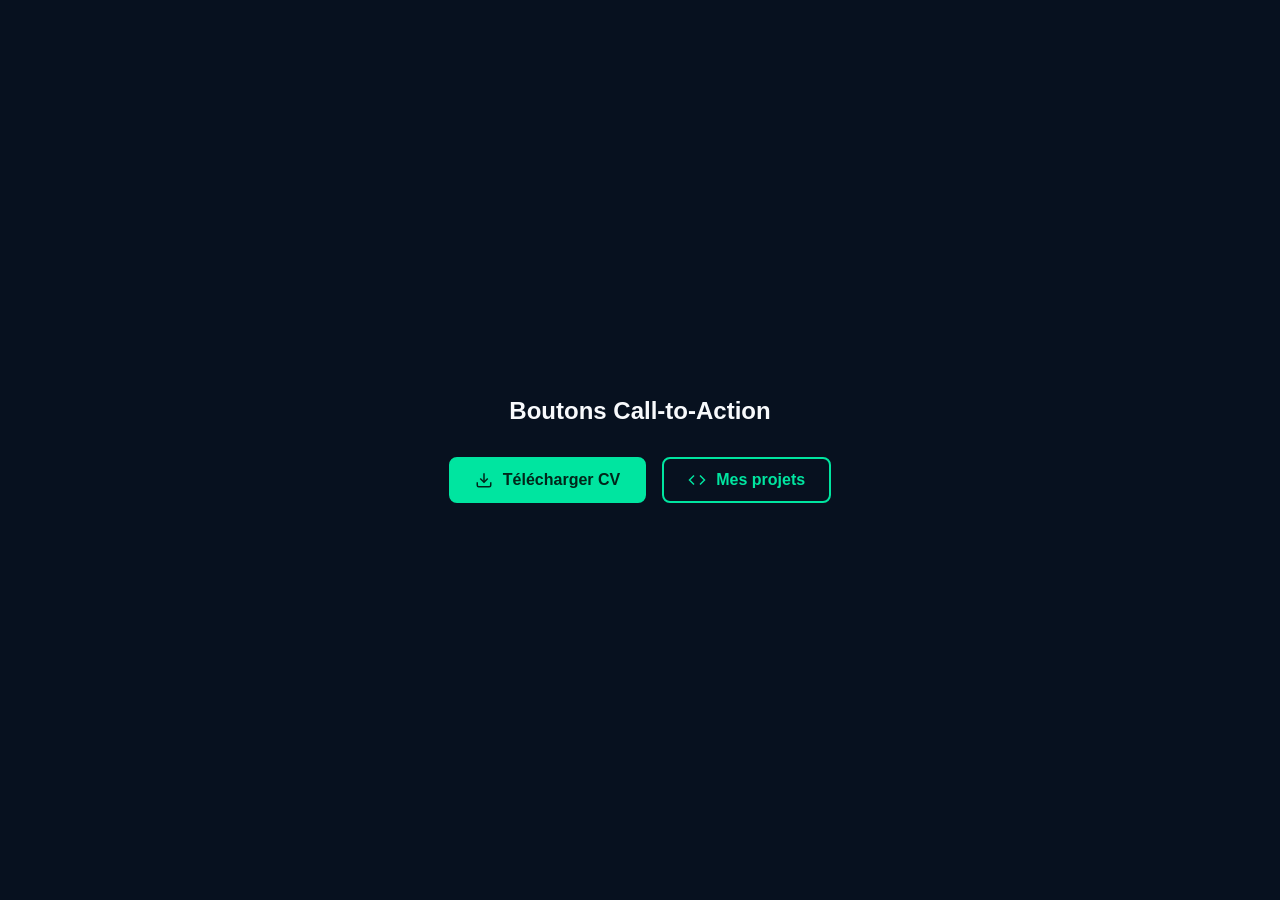
<file: button-demo.html>
<!DOCTYPE html>
<html lang="fr">
<head>
  <meta charset="UTF-8">
  <meta name="viewport" content="width=device-width, initial-scale=1.0">
  <title>Démo Boutons | Portfolio</title>
  <style>
    :root {
      --bg: #07111f;
      --accent: #00e5a0;
      --accent-dark: #00261a;
      --text-light: #f8fafc;
      --radius: 8px;
      --transition: 0.3s ease; 
      --glow: rgba(0, 229, 160, 0.3);
    }

    * {
      box-sizing: border-box;
      margin: 0;
      padding: 0;
    }

    body {
      min-height: 100vh;
      font-family: 'Inter', sans-serif; 
      background: var(--bg);
      color: var(--text-light);
      display: flex;
      align-items: center;
      justify-content: center;
      padding: 2rem;
    }

    .screen {
      text-align: center;
      max-width: 600px;
      width: 100%;
    }

    .screen h1 {
      margin-bottom: 2rem;
      font-size: 1.5rem;
    }

    .button-row {
      display: flex;
      gap: 1rem;
      flex-wrap: wrap;
      justify-content: center;
    }

    .cta-button {
      display: inline-flex;
      align-items: center;
      gap: 10px;
      padding: 12px 24px;
      border-radius: var(--radius);
      font-size: 1rem;
      font-weight: bold;
      text-decoration: none;
      cursor: pointer;
      transition: all var(--transition);
    }

    .cta-button svg {
      width: 18px;
      height: 18px;
      stroke-width: 2;
      stroke: currentColor;
      fill: none;
    }

    .btn-primary {
      background: var(--accent);
      color: var(--accent-dark);
      border: 2px solid var(--accent);
    }

    .btn-primary:hover {
      transform: translateY(-3px);
      box-shadow: 0 8px 20px var(--glow);
    }

    .btn-outline {
      background: transparent;
      color: var(--accent);
      border: 2px solid var(--accent);
    }

    .btn-outline:hover {
      background: var(--accent);
      color: var(--accent-dark);
      transform: translateY(-3px);
      box-shadow: 0 8px 20px var(--glow);
    }
  </style>
</head>
<body>

  <!-- boutons demo -->
  <div class="screen">
    <h1>Boutons Call-to-Action</h1>
    <div class="button-row">
      
      <a href="#" class="cta-button btn-primary">
        <svg viewBox="0 0 24 24">
          <path d="M21 15v4a2 2 0 0 1-2 2H5a2 2 0 0 1-2-2v-4" />
          <polyline points="7 10 12 15 17 10" />
          <line x1="12" y1="15" x2="12" y2="3" />
        </svg>
        Télécharger CV
      </a>

      <a href="#projets" class="cta-button btn-outline">
        <svg viewBox="0 0 24 24">
          <polyline points="16 18 22 12 16 6" />
          <polyline points="8 6 2 12 8 18" />
        </svg>
        Mes projets
      </a>

    </div>
  </div>
</body>
</html>
</file>
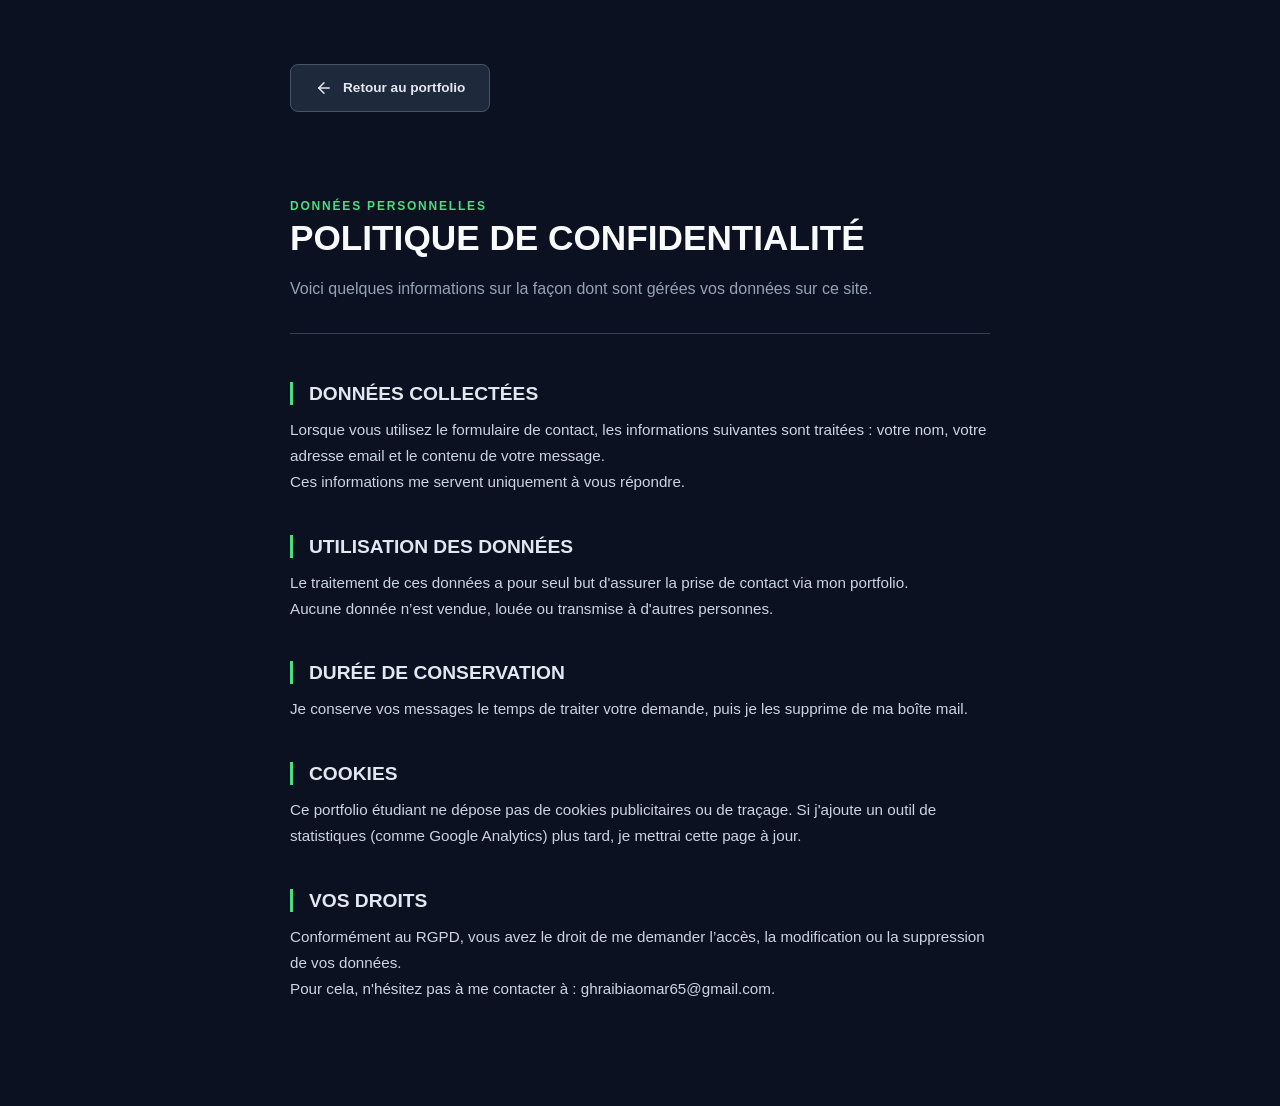
<file: confidentialite.html>
<!DOCTYPE html>
<html lang="fr">

<head>
  <meta charset="UTF-8" />
  <meta name="viewport" content="width=device-width, initial-scale=1.0" />
  <meta name="description" content="Politique de confidentialité du portfolio d'Omar Ghraybia." />
  <title>Confidentialité | Omar Ghraybia</title>

  <link rel="shortcut icon" type="  <link rel="icon" href="favicon.svg" type="image/svg+xml" />
  <link rel="stylesheet" href="assets/css/base.css" />
  <link rel="stylesheet" href="assets/css/layout.css" />
  <link rel="stylesheet" href="assets/css/components.css" />
  <link rel="stylesheet" href="assets/css/utilities.css" />
</head>

<body>

  <main class="legal-page">
    <div class="legal-shell">

      <div class="legal-nav">
        <a href="index.html" class="btn btn-outline" style="margin-bottom: 2rem; width: fit-content;">
          <svg width="18" height="18" viewBox="0 0 24 24" fill="none" stroke="currentColor" stroke-width="2"
            stroke-linecap="round" stroke-linejoin="round">
            <line x1="19" y1="12" x2="5" y2="12"></line>
            <polyline points="12 19 5 12 12 5"></polyline>
          </svg>
          Retour au portfolio
        </a>
      </div>

      <div class="legal-header">
        <span class="modal-kicker">Données personnelles</span>
        <h1>Politique de confidentialité</h1>
        <p>Voici quelques informations sur la façon dont sont gérées vos données sur ce site.</p>
      </div>

      <div class="legal-section">
        <h2>Données collectées</h2>
        <p>Lorsque vous utilisez le formulaire de contact, les informations suivantes sont traitées : votre nom, votre
          adresse email et le contenu de votre message.</p>
        <p>Ces informations me servent uniquement à vous répondre.</p>
      </div>

      <div class="legal-section">
        <h2>Utilisation des données</h2>
        <p>Le traitement de ces données a pour seul but d'assurer la prise de contact via mon portfolio.</p>
        <p>Aucune donnée n’est vendue, louée ou transmise à d'autres personnes.</p>
      </div>

      <div class="legal-section">
        <h2>Durée de conservation</h2>
        <p>Je conserve vos messages le temps de traiter votre demande, puis je les supprime de ma boîte mail.</p>
      </div>

      <div class="legal-section">
        <h2>Cookies</h2>
        <p>Ce portfolio étudiant ne dépose pas de cookies publicitaires ou de traçage. Si j'ajoute un outil de
          statistiques (comme Google Analytics) plus tard, je mettrai cette page à jour.</p>
      </div>

      <div class="legal-section">
        <h2>Vos droits</h2>
        <p>Conformément au RGPD, vous avez le droit de me demander l’accès, la modification ou la suppression de vos
          données.</p>
        <p>Pour cela, n'hésitez pas à me contacter à : <a
            href="mailto:ghraibiaomar65@gmail.com">ghraibiaomar65@gmail.com</a>.</p>
      </div>

    </div>
  </main>
</body>

</html>
</file>
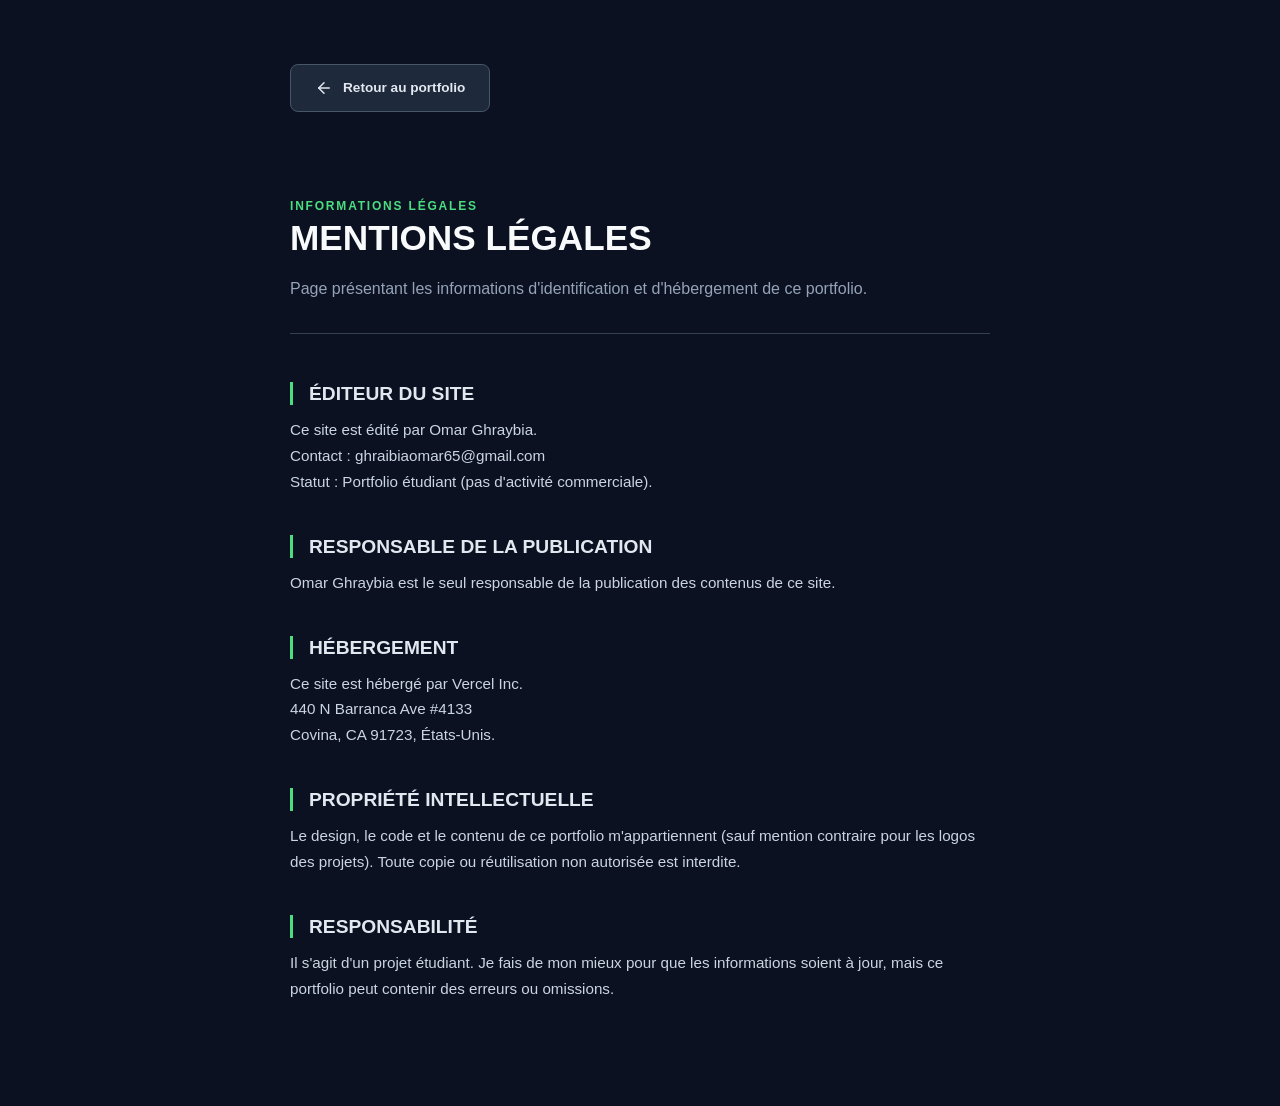
<file: mentions-legales.html>
<!DOCTYPE html>
<html lang="fr">

<head>
  <meta charset="UTF-8" />
  <meta name="viewport" content="width=device-width, initial-scale=1.0" />
  <meta name="description" content="Mentions légales du portfolio d'Omar Ghraybia." />
  <title>Mentions légales | Omar Ghraybia</title>

  <link rel="icon" href="favicon.svg" type="image/svg+xml" />

  <link rel="stylesheet" href="assets/css/base.css" />
  <link rel="stylesheet" href="assets/css/layout.css" />
  <link rel="stylesheet" href="assets/css/components.css" />
  <link rel="stylesheet" href="assets/css/utilities.css" />
</head>

<body>

  <main class="legal-page">
    <div class="legal-shell">

      <div class="legal-nav">
        <a href="index.html" class="btn btn-outline" style="margin-bottom: 2rem; width: fit-content;">
          <svg width="18" height="18" viewBox="0 0 24 24" fill="none" stroke="currentColor" stroke-width="2"
            stroke-linecap="round" stroke-linejoin="round">
            <line x1="19" y1="12" x2="5" y2="12"></line>
            <polyline points="12 19 5 12 12 5"></polyline>
          </svg>
          Retour au portfolio
        </a>
      </div>

      <div class="legal-header">
        <span class="modal-kicker">Informations légales</span>
        <h1>Mentions légales</h1>
        <p>Page présentant les informations d'identification et d'hébergement de ce portfolio.</p>
      </div>

      <div class="legal-section">
        <h2>Éditeur du site</h2>
        <p>Ce site est édité par Omar Ghraybia.</p>
        <p>Contact : <a href="mailto:ghraibiaomar65@gmail.com">ghraibiaomar65@gmail.com</a></p>
        <p>Statut : Portfolio étudiant (pas d'activité commerciale).</p>
      </div>

      <div class="legal-section">
        <h2>Responsable de la publication</h2>
        <p>Omar Ghraybia est le seul responsable de la publication des contenus de ce site.</p>
      </div>

      <div class="legal-section">
        <h2>Hébergement</h2>
        <p>Ce site est hébergé par Vercel Inc.<br>
          440 N Barranca Ave #4133<br>
          Covina, CA 91723, États-Unis.</p>
      </div>

      <div class="legal-section">
        <h2>Propriété intellectuelle</h2>
        <p>Le design, le code et le contenu de ce portfolio m'appartiennent (sauf mention contraire pour les logos des
          projets). Toute copie ou réutilisation non autorisée est interdite.</p>
      </div>

      <div class="legal-section">
        <h2>Responsabilité</h2>
        <p>Il s'agit d'un projet étudiant. Je fais de mon mieux pour que les informations soient à jour, mais ce
          portfolio peut contenir des erreurs ou omissions.</p>
      </div>

    </div>
  </main>

</body>

</html>
</file>
<file: assets/css/base.css>
/* vars */
:root {
  --bg-deep: #0f172a;
  --bg-surface: rgba(15, 23, 42, 0.8);
  --bg-panel: rgba(20, 28, 44, 0.7);

  --text-primary: #e2e8f0;
  --text-secondary: #cbd5e1;
  --text-muted: #94a3b8;

  --accent-main: #4ade80;
  --accent-hover: #86efac;

  --border-color: rgba(226, 232, 240, 0.1);
  --shadow-sm: 0 4px 15px rgba(0, 0, 0, 0.2);
  --shadow-md: 0 10px 30px rgba(0, 0, 0, 0.3);

  --fs-h1: clamp(2.5rem, 8vw, 4.5rem);
  --fs-h2: clamp(2rem, 5vw, 3rem);
  --fs-h3: 1.5rem;
  --fs-body: 1rem;

  --sp-sm: 1rem;
  --sp-md: 1.5rem;
  --sp-lg: 2rem;
  --sp-xl: 3rem;

  --transition: 0.3s ease-in-out;
}

@media (max-width: 640px) {
  :root {
    --fs-h1: 2.5rem;
    --fs-h2: 1.8rem;
    --sp-md: 1rem;
    --sp-lg: 1.5rem;
  }
}

*,
*::before,
*::after {
  margin: 0;
  padding: 0;
  box-sizing: border-box;
}

html {
  scroll-behavior: smooth;
  scroll-padding-top: 90px;
}

body {
  min-height: 100vh;
  background-color: var(--bg-deep);
  color: var(--text-primary);
  font-family: 'Inter', sans-serif;
  font-size: var(--fs-body);
  line-height: 1.6;
  overflow-x: hidden;
}

h1,
h2,
h3 {
  font-family: 'Poppins', sans-serif;
  font-weight: 700;
  line-height: 1.2;
  color: var(--text-primary);
}

h1 {
  font-size: 3rem;
  line-height: 1.2;
  text-transform: uppercase;
}

h2 {
  font-size: 2rem;
  text-transform: uppercase;
}

h3 {
  font-size: 1.5rem;
}

p {
  color: var(--text-secondary);
}

.text-accent {
  color: var(--accent-main);
}

.text-muted {
  color: var(--text-muted);
}

img,
svg,
video {
  display: block;
  max-width: 100%;
}

button,
input,
textarea,
select {
  font: inherit;
  color: inherit;
}

button {
  cursor: pointer;
  border: none;
  background: none;
}

a {
  color: inherit;
  text-decoration: none;
}

ul,
ol {
  list-style: none;
}

::selection {
  background: var(--accent-main);
  color: var(--bg-deep);
}

code,
pre {
  font-family: monospace;
  color: #d1fae5;
  background: rgba(255, 255, 255, 0.1);
  padding: 2px 6px;
  border-radius: 4px;
}
</file>
<file: assets/css/layout.css>
.container,
.header-inner,
.projects-grid,
.footer-main {
  max-width: 1400px;
  margin: 0 auto;
  padding: 0 5%;
}

.section-dark {
  background: linear-gradient(180deg, #0b1120 0%, #0f172a 50%, #09101b 100%);
}

/* navbar */
.site-header {
  position: fixed;
  inset: 0 0 auto 0;
  width: 100%;
  top: 0;
  left: 0;
  z-index: 1000;
  background: rgba(15, 23, 42, 0.78);
  backdrop-filter: blur(12px);
  -webkit-backdrop-filter: blur(12px);
  border-bottom: 1px solid rgba(255, 255, 255, 0.08);
  transition: transform 0.3s ease-out, background-color 0.3s ease;
}

.site-header.header-hidden {
  transform: translateY(-100%);
}

.site-header.scrolled {
  background: rgba(10, 16, 29, 0.92);
  border-bottom-color: rgba(255, 255, 255, 0.12);
}

.header-inner {
  display: flex;
  align-items: center;
  justify-content: space-between;
  gap: var(--sp-md);
  padding: 1.25rem 5%;
  width: 100%;
}

.nav-logo {
  display: inline-flex;
  align-items: baseline;
  gap: 0.35rem;
  font-size: 1.4rem;
  font-weight: 800;
  text-transform: uppercase;
  user-select: none;
}

.nav-logo:focus,
.nav-logo:focus-visible {
  outline: none;
}

.nav-links {
  display: flex;
  gap: var(--sp-lg);
  align-items: center;
  flex-wrap: wrap;
}

.nav-links a,
.footer-nav-grid a,
.footer-socials a {
  display: inline-flex;
  align-items: center;
  gap: 0.5rem;
  color: var(--text-secondary);
  font-size: 0.95rem;
  font-weight: 600;
  transition: color 0.3s ease;
}

  .nav-links a {
    color: #e2e8f0;
    text-decoration: none;
    transition: color 0.3s ease;
  }

  .nav-links a:hover,
  .nav-links a.active {
    color: var(--accent-main);
    font-weight: bold;
  }

  .nav-links a.active svg {
    stroke: var(--accent-main);
  }


/* burger */
.hamburger {
  display: none;
  cursor: pointer;
  background: transparent;
  border: none;
  gap: 6px;
  flex-direction: column;
  padding: 0.5rem;
  z-index: 1001;
}

.hamburger .bar {
  width: 26px;
  height: 3px;
  background-color: var(--text-primary);
  border-radius: 3px;
  transition: transform 0.3s ease, opacity 0.3s ease;
}

.hamburger.toggle .bar:nth-child(1) {
  transform: translateY(9px) rotate(45deg);
}

.hamburger.toggle .bar:nth-child(2) {
  opacity: 0;
}

.hamburger.toggle .bar:nth-child(3) {
  transform: translateY(-9px) rotate(-45deg);
}

main {
  min-height: 100vh;
}

section {
  padding: var(--sp-xl) 0;
}

.section-title {
  text-align: center;
  margin-bottom: var(--sp-xl);
  font-size: clamp(2rem, 3vw, 2.8rem);
  font-weight: 800;
  color: var(--text-primary);
}

/* hero */
.hero-section {
  position: relative;
  min-height: 100vh;
  display: flex;
  align-items: center;
  justify-content: center;
  text-align: center;
  overflow: hidden;
  background: linear-gradient(180deg, #0b1120 0%, #0f172a 35%, #09101b 100%);
  background-size: 200% 200%;
  animation: breathingGradient 10s ease-in-out infinite;
}

.hero-section::before {
  content: "";
  position: absolute;
  inset: 0;
  background: 
    radial-gradient(circle at 20% 20%, rgba(74, 222, 128, 0.1), transparent 30%),
    radial-gradient(circle at 80% 80%, rgba(255, 255, 255, 0.05), transparent 25%);
  pointer-events: none;
  z-index: 2;
}

.hero-section::after {
  content: "";
  position: absolute;
  inset: 0;
  background: rgba(11, 17, 32, 0.70);
  pointer-events: none;
  z-index: 3;
}

.video-background {
  position: absolute;
  inset: 0;
  z-index: 1;
  pointer-events: none;
}

.video-background video {
  width: 100%;
  height: 100%;
  object-fit: cover;
}

.hero-section .container {
  position: relative;
  z-index: 10;
  padding: 6rem var(--sp-lg) 3rem; 
  max-width: 1280px;
  width: 100%;
  display: flex;
  flex-direction: column;
  align-items: center;
  gap: var(--sp-lg);
}

.hero-copy {
  display: grid;
  place-items: center;
  text-align: center;
  width: 100%;
}

.hero-copy h1 {
  font-size: clamp(3rem, 7vw, 5rem);
  margin-bottom: 1rem;
  line-height: 1.1;
}

.hero-copy p {
  max-width: 720px;
  margin: 0 auto;
  font-size: 1.1rem;
  line-height: 1.8;
  color: var(--text-secondary);
}

.hero-scroll {
  position: absolute;
  bottom: var(--sp-xl);
  left: 50%;
  transform: translateX(-50%);
  animation: bounce 2s infinite;
  color: var(--accent-main);
  z-index: 2;
}

@keyframes bounce {
  0%, 100% {
    transform: translateX(-50%) translateY(0);
  }
  50% {
    transform: translateX(-50%) translateY(10px);
  }
}

#projets {
  position: relative;
  z-index: 10;
  overflow: hidden;
  background: linear-gradient(180deg, #0b1120 0%, #0f172a 50%, #09101b 100%);
}

#projets::before {
  content: "";
  position: absolute;
  inset: 0;
  background: radial-gradient(circle at center, rgba(74, 222, 128, 0.05) 0%, transparent 70%);
  pointer-events: none;
}

.projects-grid {
  display: grid;
  grid-template-columns: repeat(auto-fit, minmax(280px, 1fr));
  gap: var(--sp-xl);
  box-sizing: border-box;
}

.site-footer {
  background: #09101b;
  padding: 0;
}

.footer-main {
  display: grid;
  grid-template-columns: repeat(3, minmax(220px, 1fr));
  gap: var(--sp-lg);
  padding: 4rem 10% 2rem;
  border-top: 1px solid rgba(255, 255, 255, 0.1);
}

.footer-block {
  display: flex;
  flex-direction: column;
  gap: 0.75rem;
}

.footer-nav-grid {
  display: grid;
  grid-template-columns: 1fr 1fr;
  gap: 1rem;
}

/* anims */
@keyframes breathingGradient {
  0% { background-position: 0% 50%; }
  50% { background-position: 100% 50%; }
  100% { background-position: 0% 50%; }
}

/* responsive */
@media (max-width: 1024px) {
  .header-inner {
    gap: var(--sp-md);
  }
  .nav-links {
    gap: var(--sp-lg);
  }
  .projects-grid {
    gap: var(--sp-lg);
  }
}

@media (max-width: 768px) {
  .container {
    padding: 0 5%;
  }

  .header-inner {
    padding: 1rem 5%;
    flex-wrap: nowrap;
  }

  .hamburger {
    display: flex;
  }

  .nav-links {
    position: absolute;
    top: 100%;
    right: -100%;
    flex-direction: column;
    align-items: center;
    background-color: rgba(11, 17, 32, 0.98);
    width: 100%;
    height: 100vh;
    padding: 3rem 0;
    gap: 2rem;
    transition: right 0.4s ease-in-out;
    border-top: 1px solid var(--border-color);
  }

  .nav-links.active {
    right: 0;
  }

  .hero-section {
    min-height: calc(100vh - 60px); 
    text-align: center;
  }

  .hero-copy h1 {
    white-space: normal;
    font-size: clamp(2.2rem, 9vw, 3.2rem);
  }

  .hero-cta-group {
    flex-direction: column;
    align-items: stretch;
  }

  .projects-grid,
  .footer-main {
    grid-template-columns: 1fr;
  }

  .footer-main {
    padding: 2rem 5%;
  }
}

@media (max-width: 420px) {
  .nav-logo {
    font-size: 1.05rem;
  }

  .section-title {
    text-align: left;
  }

  .footer-nav-grid {
    grid-template-columns: 1fr;
    gap: 0.8rem;
  }
}
</file>
<file: assets/css/components.css>
.btn {
    display: inline-flex;
    align-items: center;
    justify-content: center;
    gap: 10px;
    padding: 12px 24px;
    border-radius: 8px;
    font-weight: bold;
    text-transform: uppercase;
    font-size: 0.9rem;
    transition: 0.2s ease;
    border: 2px solid transparent;
    cursor: pointer;
}

.btn:hover {
    transform: translateY(-2px);
}

.btn-primary {
    background-color: var(--accent-main);
    border-color: var(--accent-main);
    color: #020617;
}

.btn-outline {
    border: 2px solid var(--accent-main);
    color: var(--accent-main);
    background: transparent;
}

.btn-outline:hover {
    background: var(--accent-main);
    color: #020617;
}

.btn-code {
    background: transparent;
    color: #e2e8f0;
    border: 1px solid #475569;
}

.btn-code:hover {
    background: #334155;
}

.btn-demo {
    background: #e2e8f0;
    color: #0f172a;
}

.btn-demo:hover {
    background: #f8fafc;
}

/* hero */
.hero-content-wrapper {
    display: flex;
    align-items: center;
    justify-content: space-between;
    gap: 4rem;
}

.hero-copy {
    flex: 1;
    text-align: left;
}

.hero-cta-group {
    display: flex;
    gap: 16px;
    margin-top: 2rem;
    justify-content: flex-start;
}

.hero-visual {
    display: flex;
    flex-direction: column;
    align-items: center;
    gap: 1.5rem;
}

.hero-image img {
    width: 240px;
    height: 240px;
    border-radius: 50%;
    object-fit: cover;
    border: 4px solid var(--accent-main);
    box-shadow: 0 10px 25px rgba(0, 0, 0, 0.4);
}

.hero-socials {
    display: flex;
    gap: 1.5rem;
}

.social-link {
    color: #94a3b8;
    transition: 0.2s;
}

.social-link:hover {
    color: #f8fafc;
    transform: translateY(-3px);
}

/* cards projets */
.project-card {
    display: flex;
    flex-direction: column;
    background: #1e293b;
    border-radius: 12px;
    overflow: hidden;
    border: 1px solid rgba(255, 255, 255, 0.05);
    cursor: pointer;
    transition: 0.3s;
}

.project-card:hover {
    transform: translateY(-4px);
    box-shadow: 0 10px 20px rgba(0, 0, 0, 0.3);
}

.project-image {
    width: 100%;
    height: 200px;
    background-size: cover;
    background-position: center;
}

.project-content {
    padding: 1.5rem;
    display: flex;
    flex-direction: column;
    flex: 1;
}

.project-title {
    color: #f8fafc;
    margin-top: 0;
}

.project-description {
    color: #cbd5e1;
    font-size: 0.95rem;
    line-height: 1.5;
}

.project-stats {
    display: flex;
    gap: 1.5rem;
    margin-bottom: 1rem;
}

.project-stat-value {
    font-weight: bold;
    color: white;
}

.project-stat-label {
    font-size: 0.75rem;
    color: #94a3b8;
}

.tech-badge {
    background: #334155;
    color: white;
    padding: 4px 10px;
    border-radius: 6px;
    font-size: 0.8rem;
    margin-right: 5px;
    display: inline-block;
    margin-bottom: 5px;
}

.project-actions {
    display: flex;
    gap: 10px;
    margin-top: auto;
}

.projects-grid {
    display: grid;
    grid-template-columns: repeat(3, 1fr);
    gap: 1.5rem;
    align-items: start;
}

.skills-grid-2d {
    display: grid;
    grid-template-columns: 1fr 1fr;
    gap: 1rem;
    max-width: 800px;
    margin: 0 auto; 
}

.skill-card {
    background: #0f172a;
    color: #e2e8f0;
    padding: 1rem;
    border-radius: 8px;
    border: 1px solid rgba(255, 255, 255, 0.04);
}

/* modale */
.modal {
    display: none;
    position: fixed;
    inset: 0;
    z-index: 1000;
    align-items: center;
    justify-content: center;
}

.modal.active {
    display: flex;
}

.modal-overlay {
    position: absolute;
    inset: 0;
    background: rgba(0, 0, 0, 0.8);
}

.single-column-modal {
    position: relative;
    background: #0f172a;
    width: 90%;
    max-width: 800px;
    max-height: 90vh;
    overflow-y: auto;
    padding: 2rem;
    border-radius: 12px;
    z-index: 1001;
}

.modal-header-flex {
    display: flex;
    justify-content: space-between;
    margin-bottom: 1.5rem;
}

.modal-header-flex h2 {
    color: white;
    margin: 0;
}

.modal-close-flex {
    background: none;
    border: none;
    color: white;
    font-size: 2rem;
    cursor: pointer;
}

.modal-carousel {
    display: flex;
    align-items: center;
    justify-content: center;
    gap: 10px;
    margin-bottom: 1.5rem;
}

.carousel-img {
    max-width: 80%;
    max-height: 350px;
    border-radius: 8px;
}

.carousel-btn {
    background: #334155;
    color: white;
    border: none;
    padding: 10px;
    border-radius: 5px;
    cursor: pointer;
}

.carousel-btn:hover {
    background: var(--accent-main);
}

.modal-ppp p {
    color: #cbd5e1;
    margin-bottom: 10px;
    line-height: 1.5;
}

.modal-ppp strong {
    color: var(--accent-main);
}

.modal-actions-row {
    display: flex;
    gap: 10px;
    margin-top: 1rem;
}

/* form */
.contact-card {
    background: #1e293b;
    padding: 2rem;
    border-radius: 12px;
    max-width: 600px;
    margin: 0 auto;
}

.form-field {
    margin-bottom: 1rem;
}

.form-field label {
    color: white;
    display: block;
    margin-bottom: 5px;
}

.form-field input,
.form-field textarea {
    width: 100%;
    padding: 10px;
    background: #0f172a;
    border: 1px solid #334155;
    color: white;
    border-radius: 5px;
}

.legal-page {
    padding: 4rem 1rem;
    background: #0b1120;
}

.legal-shell {
    max-width: 700px;
    margin: 0 auto;
}

.legal-header {
    margin-bottom: 3rem;
    padding-bottom: 2rem;
    border-bottom: 1px solid #334155;
}

.legal-header .modal-kicker {
    font-size: 0.75rem;
    text-transform: uppercase;
    letter-spacing: 0.15em;
    color: var(--accent-main);
    margin-bottom: 0.5rem;
    font-weight: bold;
}

.legal-header h1 {
    font-size: 2.2rem;
    color: #f8fafc;
    margin-bottom: 1rem;
}

.legal-header p {
    color: #94a3b8;
    font-size: 1rem;
}

.legal-section {
    margin-bottom: 2.5rem;
}

.legal-section h2 {
    font-size: 1.2rem;
    color: #e2e8f0;
    margin-bottom: 0.75rem;
    border-left: 3px solid var(--accent-main);
    padding-left: 1rem;
}

.legal-section p {
    color: #cbd5e1;
    font-size: 0.95rem;
    line-height: 1.7;
}

.legal-nav {
    margin-bottom: 3rem;
}

.legal-nav .btn {
    background: #1e293b;
    color: #e2e8f0;
    border: 1px solid #475569;
    text-transform: none;
    font-size: 0.85rem;
}

.legal-nav .btn:hover {
    background: #334155;
}

.skill-category {
    background: #0f172a;
    color: #e2e8f0;
    padding: 1rem;
    border-radius: 8px;
    border: 1px solid rgba(255, 255, 255, 0.04);
    transition: 0.3s;
}

.skill-category:hover {
    transform: translateY(-3px);
    border-color: var(--accent-main);
}

.skill-category h3 {
    margin: 0 0 0.6rem 0;
    font-size: 1.05rem;
}

.skill-icons {
    display: flex;
    flex-wrap: wrap;
    gap: 0.6rem;
    align-items: center;
}

.skill-icon-wrapper {
    display: flex;
    align-items: center;
    gap: 0.5rem;
    padding: 0.25rem 0.5rem;
    transition: transform 0.3s ease;
}

.skill-icon-wrapper:hover {
    transform: scale(1.1);
}

.skill-icon-wrapper img {
    width: 35px;
    height: 35px;
    display: block;
    object-fit: contain;
}
.logo-github {
  filter: invert(1);
}
.skill-icon-wrapper span {
    color: #e2e8f0;
    font-size: 0.95rem;
}

#contact .section-title {
    margin-bottom: 0.5rem; 
}

.contact-subtitle {
    text-align: center;
    max-width: 900px;
    margin: 0 auto 1.5rem auto; 
    color: #cbd5e1;
}

#popup-message {
    position: fixed;
    bottom: 20px;
    right: 20px;
    background-color: var(--accent-main);
    color: #020617;
    padding: 15px 20px;
    border-radius: 8px;
    font-weight: bold;
    display: none;
    z-index: 9999;
}

/* outline focus */
:focus-visible {
    outline: 2px solid var(--accent-main);
    outline-offset: 3px;
}

/* mobile */
@media (max-width: 768px) {
    .hero-content-wrapper {
        flex-direction: column-reverse;
        text-align: center;
        gap: 2rem;
    }

    .hero-copy {
        text-align: center;
    }

    .hero-cta-group {
        flex-direction: column;
        justify-content: center;
    }

    .hero-image img {
        width: 160px;
        height: 160px;
    }

    .projects-grid,
    .skills-grid-2d {
        grid-template-columns: 1fr;
    }

    .project-actions,
    .modal-actions-row {
        flex-direction: column;
    }

    .btn {
        width: 100%;
    }
}
</file>
<file: assets/css/utilities.css>
.text-center {
  text-align: center;
}

.text-left {
  text-align: left;
}

.text-right {
  text-align: right;
}

.text-accent {
  color: var(--accent-main);
}

.text-muted {
  color: var(--text-muted);
}

.hidden {
  display: none;
}

.mt-sm { margin-top: var(--sp-sm); }
.mt-md { margin-top: var(--sp-md); }
.mt-lg { margin-top: var(--sp-lg); }
.mt-xl { margin-top: var(--sp-xl); }

.mb-sm { margin-bottom: var(--sp-sm); }
.mb-md { margin-bottom: var(--sp-md); }
.mb-lg { margin-bottom: var(--sp-lg); }
.mb-xl { margin-bottom: var(--sp-xl); }

.pt-lg { padding-top: clamp(3rem, 6vw, 5rem); }
.pb-lg { padding-bottom: clamp(3rem, 6vw, 5rem); }

.flex {
  display: flex;
}

.flex-center {
  display: flex;
  align-items: center;
  justify-content: center;
}

.flex-between {
  display: flex;
  align-items: center;
  justify-content: space-between;
}

.flex-col {
  display: flex;
  flex-direction: column;
}

.gap-sm { gap: var(--sp-sm); }
.gap-md { gap: var(--sp-md); }
.gap-lg { gap: var(--sp-lg); }

.w-full {
  width: 100%;
}

.max-w-md {
  max-width: 800px;
}

.max-w-lg {
  max-width: 1200px;
}

.border-top {
  border-top: 1px solid var(--border-color);
}

.border-bottom {
  border-bottom: 1px solid var(--border-color);
}

.hover-lift:hover {
  transform: translateY(-2px);
}

.hover-glow:hover {
  box-shadow: var(--shadow-lg);
}

/* js anim */
.fade-in-section {
  opacity: 0;
  transform: translateY(30px);
  transition: opacity 0.8s ease-out, transform 0.8s ease-out;
}

.fade-in-section.is-visible {
  opacity: 1;
  transform: translateY(0); 
}
</file>
